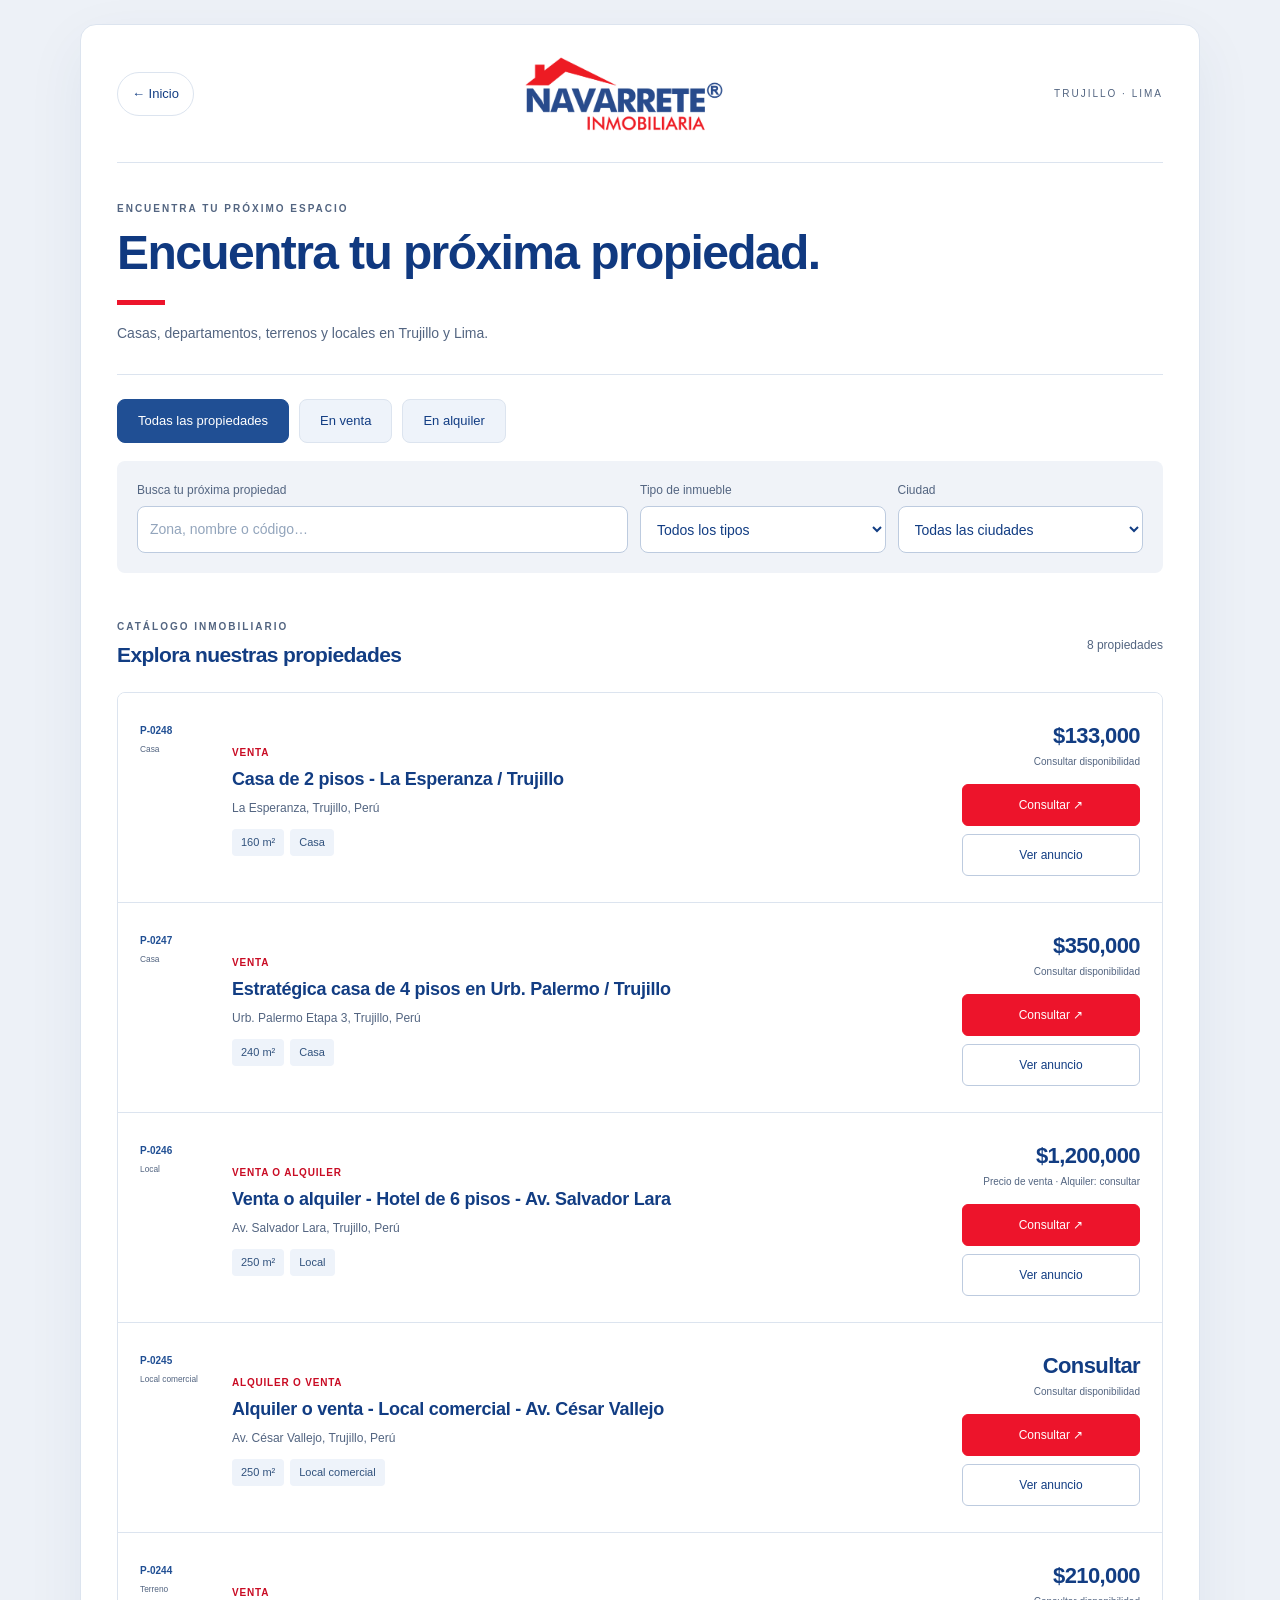
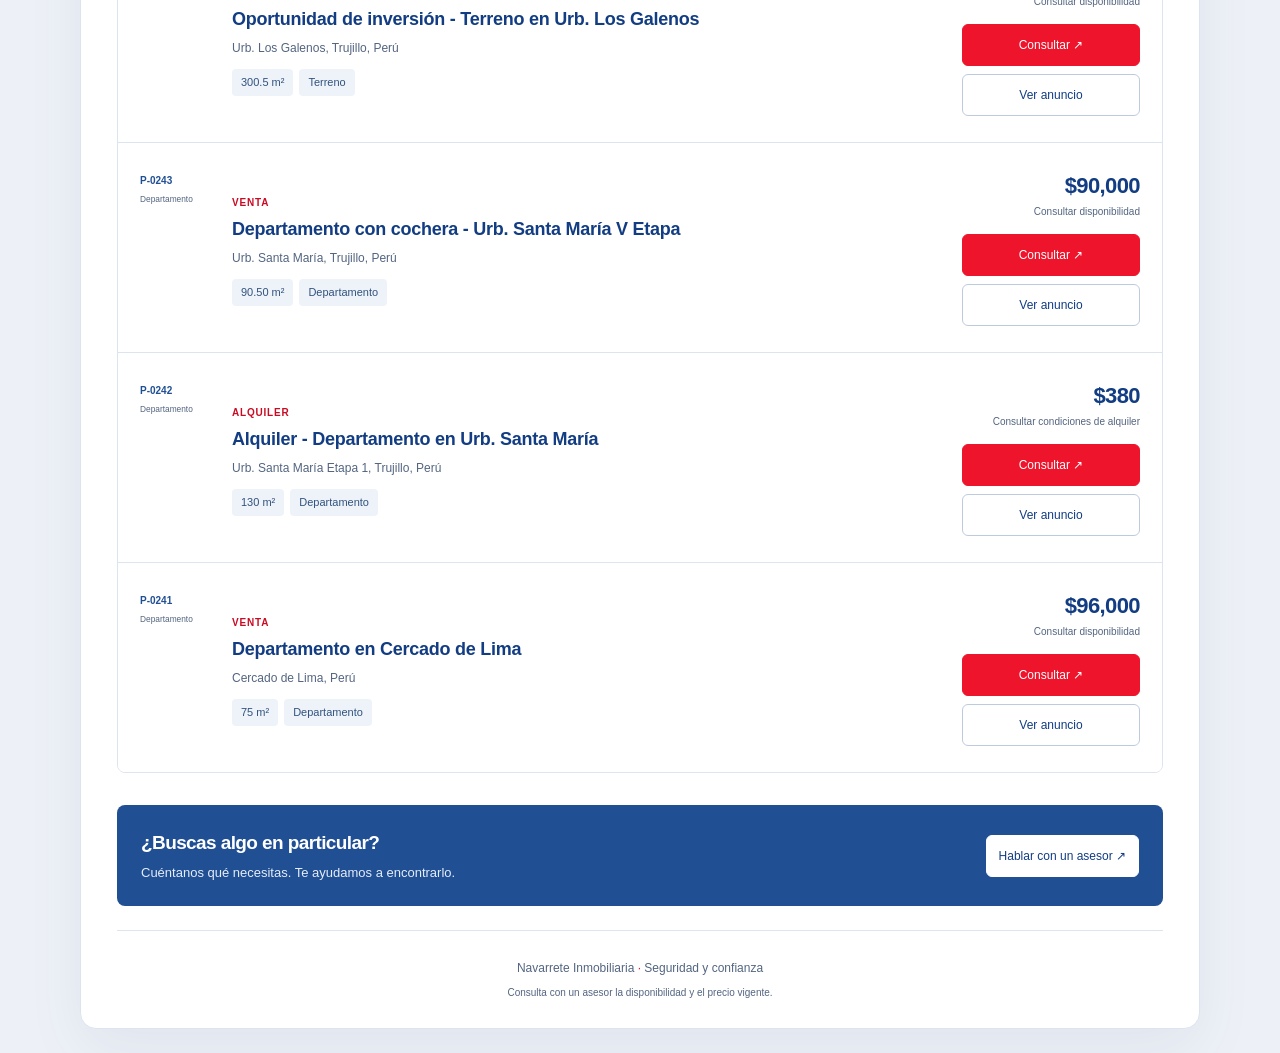
<file: propiedades.html>
<!doctype html>
<html lang="es">
<head>
<meta charset="utf-8"><meta name="viewport" content="width=device-width, initial-scale=1">
<title>Propiedades | Navarrete Inmobiliaria</title>
<meta name="description" content="Explora propiedades de Navarrete Inmobiliaria en Trujillo y Lima. Casas, departamentos, terrenos y locales en venta y alquiler.">
<meta name="theme-color" content="#ffffff">
<link rel="stylesheet" href="propiedades.css?v=20260915">
<script src="propiedades.js?v=20260924" defer></script>
<meta name="color-scheme" content="light">

<link rel="stylesheet" href="catalogo-editorial.css?v=20260918">
<link rel="stylesheet" href="consulta.css?v=20260924">
<script src="consulta.js?v=20260924" defer></script>
</head>
<body>
<main class="catalog">
<header>
<nav class="topbar" aria-label="Navegación"><a class="back" href="index.html">← Inicio</a><a href="index.html" aria-label="Navarrete Inmobiliaria, inicio"><img class="logo" src="logo-original.png" alt="Navarrete Inmobiliaria"></a><span class="cities">TRUJILLO · LIMA</span></nav>
<div class="intro"><p class="eyebrow">ENCUENTRA TU PRÓXIMO ESPACIO</p><h1>Encuentra tu próxima propiedad.</h1><p>Casas, departamentos, terrenos y locales en Trujillo y Lima.</p></div>
</header>
<section class="search-panel" aria-label="Buscar propiedades">
<div class="tabs" role="group" aria-label="Operación"><button class="active" data-operation="all" aria-pressed="true">Todas las propiedades</button><button data-operation="venta" aria-pressed="false">En venta</button><button data-operation="alquiler" aria-pressed="false">En alquiler</button></div>
<div class="fields"><label>Busca tu próxima propiedad<input id="search" type="search" placeholder="Zona, nombre o código…"></label><label>Tipo de inmueble<select id="type"><option value="all">Todos los tipos</option><option value="casa">Casas</option><option value="departamento">Departamentos</option><option value="terreno">Terrenos</option><option value="local">Locales y hoteles</option></select></label><label>Ciudad<select id="city"><option value="all">Todas las ciudades</option><option value="Trujillo">Trujillo</option><option value="Lima">Lima</option></select></label></div>
</section>
<section aria-labelledby="results-heading"><div class="results-heading"><div><p class="eyebrow">CATÁLOGO INMOBILIARIO</p><h2 id="results-heading">Explora nuestras propiedades</h2></div><span id="count" role="status" aria-live="polite">Cargando…</span></div><div id="results"></div><noscript><p>Activa JavaScript para filtrar el catálogo o <a href="https://www.navarreteinmobiliaria.com/">consulta nuestros anuncios</a>.</p></noscript></section>
<aside class="help"><div><h2>¿Buscas algo en particular?</h2><p>Cuéntanos qué necesitas. Te ayudamos a encontrarlo.</p></div><a class="button primary" href="https://wa.me/51949392200?text=Hola%2C%20busco%20una%20propiedad%20y%20quisiera%20asesor%C3%ADa." target="_blank" rel="noopener noreferrer">Hablar con un asesor ↗</a></aside>
<footer>Navarrete Inmobiliaria <span>·</span> Seguridad y confianza<br><small>Consulta con un asesor la disponibilidad y el precio vigente.</small></footer>
</main>
</body></html>
</file>
<file: propiedades.css>
:root{color-scheme:dark;--bg:#031127;--panel:#091d37;--line:#263a53;--muted:#b0bed0;--red:#f0182d;--blue:#8ed5f5}*{box-sizing:border-box}body{margin:0;background:radial-gradient(ellipse at 50% 0,#123660 0,transparent 60%),var(--bg);color:#fff;font-family:Inter,"Segoe UI",Arial,sans-serif;font-size:15px;line-height:1.5}a{color:inherit}button,input,select{font:inherit}button,a,input,select{-webkit-tap-highlight-color:transparent}a:focus-visible,button:focus-visible,input:focus-visible,select:focus-visible{outline:3px solid var(--blue);outline-offset:4px}.catalog{max-width:1080px;margin:24px auto;padding:0 32px;background:linear-gradient(160deg,#0b213e,#05142b);border:1px solid var(--line);border-radius:24px;overflow:hidden;box-shadow:0 24px 90px #0004;border-top:3px solid var(--red)}.topbar{display:flex;align-items:center;justify-content:space-between;gap:20px;padding:24px 0}.back{text-decoration:none;border:1px solid var(--line);border-radius:30px;padding:7px 14px;font-size:13px}.logo{width:170px;height:auto;display:block}.cities{font-size:10px;letter-spacing:2px;color:var(--muted)}.intro{text-align:center;padding:26px 0 36px}.eyebrow{color:var(--blue);font-size:10px;letter-spacing:2px;font-weight:700;margin:0 0 10px}h1{font-size:clamp(29px,4.4vw,48px);letter-spacing:-1.8px;line-height:1.12;margin:0 0 18px}h1 span{color:#fff}h1 span:after{content:"";display:block;width:48px;height:3px;background:var(--red);margin:23px auto 0}.intro>p:last-child{font-size:14px;color:var(--muted);margin:0}.search-panel{border-top:1px solid var(--line);padding:22px 0}.tabs{display:flex;gap:10px;margin-bottom:18px}.tabs button{border:1px solid var(--line);border-radius:8px;color:#c7d1df;background:#ffffff04;min-height:44px;padding:10px 20px;cursor:pointer;font-size:13px;font-weight:600}.tabs button.active{color:#fff;border-color:var(--red);background:#f0182d20;box-shadow:inset 0 -2px var(--red)}.fields{display:grid;grid-template-columns:2fr 1fr 1fr;gap:12px}label{font-size:11px;color:var(--muted);display:grid;gap:7px}input,select{width:100%;min-width:0;border:1px solid var(--line);border-radius:8px;padding:12px;background:#06162c;color:#fff;font-size:13px}input::placeholder{color:#93a5bc}.results-heading{display:flex;align-items:center;justify-content:space-between;gap:16px;padding:22px 0}h2{font-size:21px;letter-spacing:-.6px;margin:0}.results-heading .eyebrow{margin-bottom:5px}#count{font-size:12px;white-space:nowrap;color:var(--muted)}#results{border:1px solid var(--line);border-radius:12px;overflow:hidden}.property{display:grid;grid-template-columns:78px 180px minmax(0,1fr) 165px;gap:20px;align-items:center;padding:24px 20px;background:linear-gradient(115deg,#ffffff04,transparent);border-bottom:1px solid var(--line)}.property:last-child{border-bottom:0}.property:hover{background:#ffffff06}.property-code{font-size:10px;font-weight:700;color:var(--blue);align-self:start;padding-top:4px}.property-code small{display:block;color:var(--muted);font-weight:400;margin-top:5px}.photo{height:140px;border-radius:8px;overflow:hidden;background:linear-gradient(135deg,#163657,#091c33);display:flex;align-items:center;justify-content:center;flex-direction:column;border:1px solid #ffffff0c;gap:8px}.photo svg{width:43px;height:43px;color:#789aba}.photo span{font-size:11px;color:#b0bed0}.photo img{width:100%;height:100%;object-fit:cover}.badge{display:inline-block;color:#ffb3bb;font-size:10px;font-weight:700;letter-spacing:.8px;text-transform:uppercase;margin-bottom:7px}.property h3{font-size:17px;line-height:1.35;margin:0 0 8px;letter-spacing:-.25px}.location{color:var(--muted);font-size:12px;margin:0 0 12px}.features{display:flex;flex-wrap:wrap;gap:6px}.features span{font-size:11px;border:1px solid var(--line);border-radius:4px;padding:4px 8px;color:#d7e1ee}.actions{align-self:center;display:grid;gap:8px}.price{font-size:22px;letter-spacing:-.6px;font-weight:750;text-align:right}.price-note{font-size:10px;color:var(--muted);text-align:right;margin-top:-6px;margin-bottom:7px}.button{display:inline-flex;align-items:center;justify-content:center;text-decoration:none;min-height:42px;border:1px solid #3a4d65;border-radius:6px;padding:10px 12px;font-size:12px;font-weight:600}.primary{background:var(--red);border-color:var(--red);color:white}.button:hover{filter:brightness(1.15)}.help{margin:32px 0 0;padding:25px 0;display:flex;align-items:center;justify-content:space-between;gap:20px;border-top:1px solid var(--line)}.help h2{font-size:19px}.help p{margin:5px 0 0;font-size:13px;color:var(--muted)}footer{text-align:center;color:var(--muted);font-size:12px;padding:28px 0;border-top:1px solid var(--line)}footer span{color:var(--red)}footer small{display:block;font-size:10px;margin-top:8px}.empty{padding:45px 20px;text-align:center;color:var(--muted)}.empty button{cursor:pointer;background:transparent;color:white;border:1px solid var(--line);padding:10px 18px;border-radius:7px;margin-top:10px}@media(max-width:900px){.catalog{margin:12px; padding:0 20px}.property{grid-template-columns:140px minmax(0,1fr) 150px;gap:16px}.property-code{grid-column:1/-1;padding:0}.property-code small{display:inline;margin-left:10px}.photo{height:125px}}@media(max-width:600px){.catalog{margin:8px;padding:0 15px;border-radius:16px}.topbar{padding:18px 0}.logo{width:142px}.cities{display:none}.intro{padding:22px 0 28px}h1{letter-spacing:-1px}.tabs{gap:6px}.tabs button{padding:9px 10px;flex:1;font-size:11px}.fields{grid-template-columns:1fr 1fr}.fields label:first-child{grid-column:1/-1}.results-heading{align-items:start}.results-heading h2{font-size:18px}#count{font-size:10px;padding-top:5px}.property{grid-template-columns:95px minmax(0,1fr);gap:12px;padding:18px 12px}.photo{height:108px}.photo span{font-size:9px}.property h3{font-size:15px}.location{font-size:11px}.actions{grid-column:1/-1;grid-template-columns:1fr 1fr}.price{grid-column:1/-1;text-align:left;font-size:23px}.price-note{grid-column:1/-1;text-align:left}.help{align-items:stretch;flex-direction:column}.features span{font-size:10px}}

/* Minimal visual system */
:root{color-scheme:light;--bg:#f7f8fa;--panel:#fff;--line:#e1e6eb;--muted:#657180;--red:#b72537;--blue:#102a43}
body{background:var(--bg);color:#102a43;font-family:"Segoe UI",Arial,sans-serif}
.catalog{max-width:1120px;background:white;border:1px solid var(--line);border-radius:12px;box-shadow:none;margin:32px auto;padding:0 36px}
.topbar{border-bottom:1px solid var(--line)}.topbar>a:has(.logo){background:#102a43;border-radius:6px;padding:12px 20px}.logo{width:145px}
.intro{padding:52px 0 42px}h1{font-weight:600}h1 span{color:#657180}h1 span:after{display:none}
.eyebrow{color:#657180;font-weight:600}.search-panel{padding:24px 0}.tabs button{color:#526273;background:white;font-weight:500}.tabs button.active{background:#102a43;color:white;border-color:#102a43;box-shadow:none}
input,select{background:white;color:#102a43;font-size:14px;min-height:46px}label{font-size:12px}
#results{border-radius:8px}.property,.property:hover{background:white}.property{grid-template-columns:68px minmax(0,1fr) 178px;padding:26px 22px;gap:24px}.property:has(.photo img){grid-template-columns:68px 150px minmax(0,1fr) 178px}.photo:not(:has(img)){display:none}.photo{background:#f0f3f5;border:0}.badge{color:#a71e2f}.features span{color:#526273;border:0;background:#f2f4f6;padding:5px 9px}.property h3{font-weight:600;font-size:18px}.price{font-weight:600}.button{border-color:#d5dce3;font-weight:500}.primary{background:#102a43;border-color:#102a43}.button:hover{filter:none;background:#eef1f4;color:#102a43}.primary:hover{background:#21445f;color:white}.empty button{color:#102a43;min-height:44px}
@media(max-width:1150px){.catalog{margin:20px}}
@media(max-width:900px){.property,.property:has(.photo img){grid-template-columns:minmax(0,1fr) 165px}.property-code{grid-column:1/-1}.property:has(.photo img) .photo{grid-column:1/-1;height:200px}}
@media(max-width:600px){.catalog{margin:0;border:0;border-radius:0;padding:0 20px}.topbar{gap:12px}.topbar>a:has(.logo){padding:10px 14px}.logo{width:132px}.intro{padding:34px 0}.intro h1{font-size:30px}.property,.property:has(.photo img){grid-template-columns:1fr;padding:22px 16px;gap:12px}.actions{grid-template-columns:1fr 1fr}.tabs button{font-size:12px}.results-heading h2{font-size:19px}.results-heading{flex-wrap:wrap}#count{font-size:12px}.property h3{font-size:18px}.location{font-size:12px}.price-note{font-size:11px}.help{margin-top:24px}}
</file>
<file: catalogo-editorial.css>
:root{color-scheme:only light;--bg:#edf1f7;--panel:#fff;--line:#dce4ef;--muted:#536581;--red:#ed142b;--blue:#123d83}body{background:#edf1f7;color:#123d83;font-family:Arial,"Segoe UI",sans-serif}.catalog{background:white;max-width:1120px;margin:24px auto;border:1px solid #dce4ef;border-radius:16px;box-shadow:0 20px 60px #193d7210}.topbar{border-bottom:1px solid #dce4ef}.topbar>a:has(.logo){background:white;padding:0}.logo{width:210px;height:89px;object-fit:cover;object-position:center}.intro{text-align:left;padding:38px 0 30px}.intro h1{font-size:clamp(32px,4.5vw,48px);color:#103980;font-weight:800;letter-spacing:-1.6px}.intro h1:after{content:"";display:block;width:48px;height:5px;background:#ed142b;margin-top:20px}.eyebrow{color:#536581}.tabs button{background:#eef3fa;color:#123d83;border-color:#dce4ef}.tabs button.active{background:#204f94;border-color:#204f94;color:white;box-shadow:none}.fields{background:#f0f3f8;padding:20px;border-radius:8px}input,select{background:white;color:#123d83;border-color:#bdcbdf;min-height:46px}.results-heading h2{color:#123d83}.property,.property:hover{background:white}.property:hover{background:#f8faff}.property-code{color:#204f94}.badge{color:#c90c24}.features span{background:#eef3fa;color:#31527d}.property h3,.price{color:#123d83}.button{border-color:#bdcbdf;color:#123d83}.primary{background:#ed142b;border-color:#ed142b;color:white}.primary:hover{background:#cf1025;color:white}.help{background:#204f94;border:0;border-radius:8px;padding:24px}.help h2{color:white}.help p{color:#e5edfa}.help .primary{background:white;color:#123d83;border-color:white}.empty button{color:#123d83}.catalog footer{margin-top:24px}.back{min-height:44px;display:inline-flex;align-items:center}a:focus-visible,button:focus-visible,input:focus-visible,select:focus-visible{outline:3px solid #ed142b;outline-offset:3px}@media(max-width:1150px){.catalog{margin:16px}}@media(max-width:600px){.catalog{margin:0;border:0;border-radius:0;padding:0 20px}.logo{width:170px;height:72px}.topbar{padding:12px 0}.intro{padding:25px 0}.fields{padding:14px;gap:12px}.intro h1{font-size:33px}.help{padding:20px}.cities{display:none}}
</file>
<file: consulta.css>
#consulta-dialog{color-scheme:light;width:min(640px,calc(100% - 24px));max-height:90vh;max-height:90dvh;margin:auto;padding:32px;border:1px solid #dce4ef;border-radius:18px;background:#fff;color:#143365;box-shadow:0 24px 90px #10223e40;font:15px/1.5 Arial,sans-serif;overflow-y:auto;overscroll-behavior:contain;box-sizing:border-box}#consulta-dialog::backdrop{background:#10223e88;backdrop-filter:blur(3px)}#consulta-dialog *{box-sizing:border-box}.consulta-close{position:absolute;right:16px;top:12px;background:none;border:0;color:#536581;font-size:30px;width:44px;height:44px;cursor:pointer}.consulta-brand{width:170px}.consulta-brand img{display:block;width:170px;height:72px;object-fit:cover}.consulta-eyebrow{font-size:11px;letter-spacing:1.7px;color:#204f94;margin:16px 0 8px;font-weight:700}#consulta-heading{font:700 28px/1.15 Arial,sans-serif;margin:0 32px 10px 0;letter-spacing:-.5px}.consulta-intro{color:#536581;margin:0 0 20px}.consulta-property{display:grid;gap:4px;background:#f2f5fa;padding:16px;border-left:4px solid #ed142b;border-radius:6px;margin-bottom:20px}.consulta-property span,.consulta-property small{font-size:12px;color:#536581}#consulta-form>label{display:block;margin:15px 0 6px;font-size:14px;font-weight:600;color:#143365}#consulta-form em{color:#d6112b;font-style:normal}#consulta-form label>span{font-weight:400}#consulta-form>input,#consulta-form>textarea{display:block;width:100%;min-height:46px;border:1px solid #bdcbdf;border-radius:7px;padding:12px;font:15px/1.4 Arial,sans-serif;background:#fff;color:#143365}#consulta-form textarea{resize:vertical}#consulta-form input::placeholder,#consulta-form textarea::placeholder{color:#77869c}#consulta-form fieldset{border:0;padding:0;margin:20px 0 0;min-width:0}#consulta-form legend{font-weight:600;margin-bottom:8px}.consulta-options{display:flex;flex-wrap:wrap;gap:8px}.consulta-options label{display:flex;align-items:center;gap:6px;border:1px solid #bdcbdf;border-radius:7px;padding:10px;font-size:12px;min-height:44px;cursor:pointer}.consulta-options label:has(:checked){background:#edf3ff;border-color:#204f94}.consulta-options input,#consulta-form .consulta-consent input{width:18px;height:18px;min-height:0;accent-color:#204f94;flex-shrink:0;margin:0}#consulta-form .consulta-consent{display:flex;align-items:flex-start;gap:10px;margin-top:22px;color:#536581;font-size:12px;line-height:1.5}.consulta-privacy{color:#536581;font-size:12px;margin:10px 0}.consulta-privacy summary{color:#204f94;text-decoration:underline;cursor:pointer;min-height:30px}.consulta-notice{font-size:12px;text-align:center;color:#536581;margin:18px 0}.consulta-submit{display:flex;justify-content:center;gap:16px;width:100%;border:0;border-radius:7px;background:#204f94;color:#fff;padding:16px;font-size:15px;font-weight:700;min-height:50px;cursor:pointer}.consulta-submit:hover{background:#163d78}.consulta-back{display:block;margin:10px auto;background:none;border:0;padding:10px;color:#204f94;text-decoration:underline;cursor:pointer;min-height:44px}.consulta-required{font-size:11px;color:#536581}.consulta-error{color:#b0162a;font-size:13px}#consulta-dialog :focus-visible{outline:3px solid #366fbc;outline-offset:3px}.map-popup-actions button[data-consulta-id]{font:inherit;background:#204f94;color:#fff;border:0;border-radius:4px;padding:10px;flex:1;cursor:pointer;min-height:44px}button[data-consulta-id]{cursor:pointer}@media(max-width:600px){#consulta-dialog{padding:24px 18px;border-radius:12px}#consulta-heading{font-size:24px}.consulta-options{display:grid;grid-template-columns:1fr}.consulta-options label{font-size:14px}#consulta-form>input,#consulta-form>textarea{font-size:16px}}
</file>
